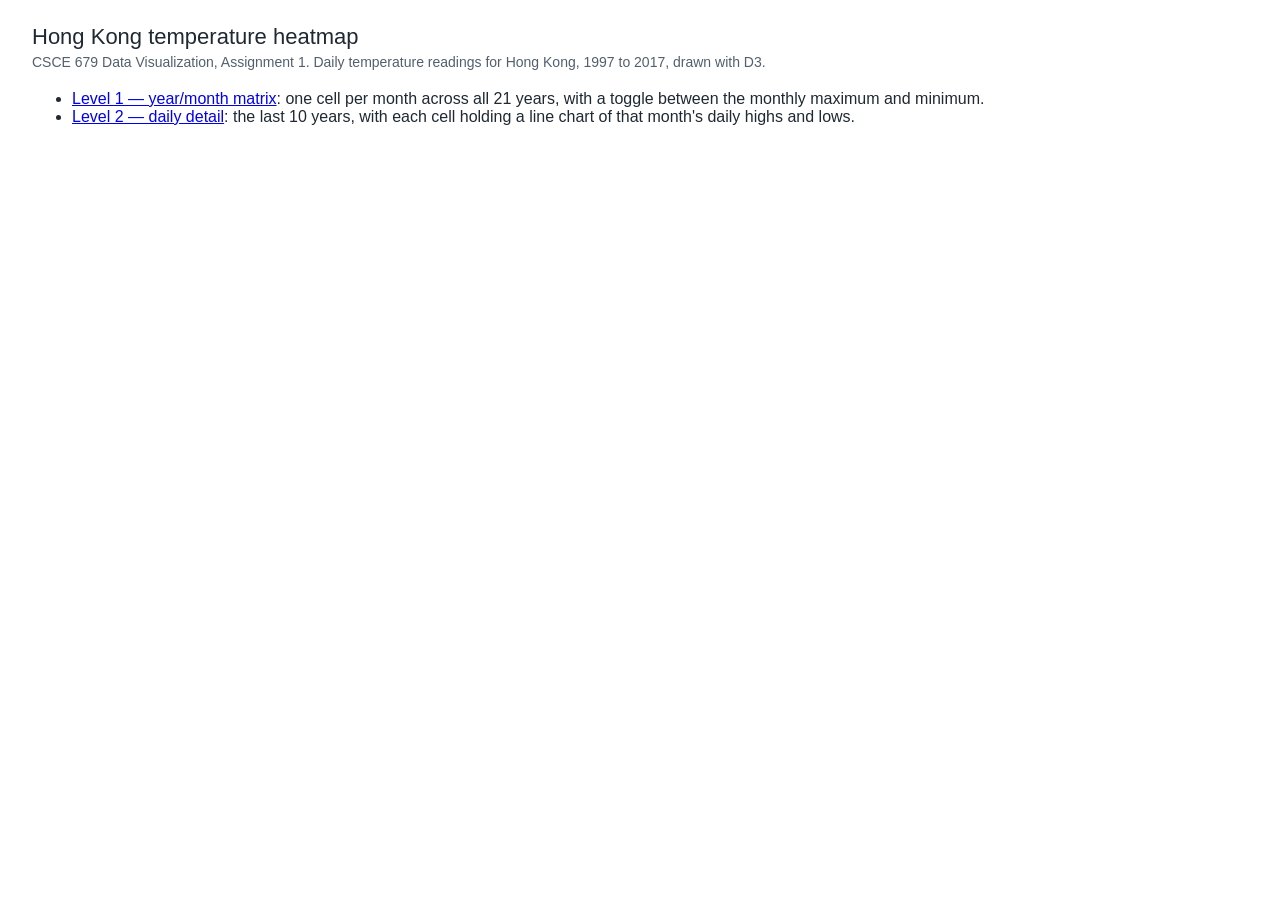
<file: index.html>
<!DOCTYPE html>
<html lang="en">
  <head>
    <meta charset="utf-8" />
    <meta name="viewport" content="width=device-width, initial-scale=1" />
    <title>CSCE 679 Assignment 1 — Hong Kong temperature heatmap</title>
    <link rel="stylesheet" href="css/styles.css" />
  </head>
  <body>
    <h1>Hong Kong temperature heatmap</h1>
    <p class="subtitle">
      CSCE 679 Data Visualization, Assignment 1. Daily temperature readings
      for Hong Kong, 1997 to 2017, drawn with D3.
    </p>

    <ul>
      <li>
        <a href="level1.html">Level 1 — year/month matrix</a>: one cell per
        month across all 21 years, with a toggle between the monthly maximum
        and minimum.
      </li>
      <li>
        <a href="level2.html">Level 2 — daily detail</a>: the last 10 years,
        with each cell holding a line chart of that month's daily highs and
        lows.
      </li>
    </ul>
  </body>
</html>
</file>
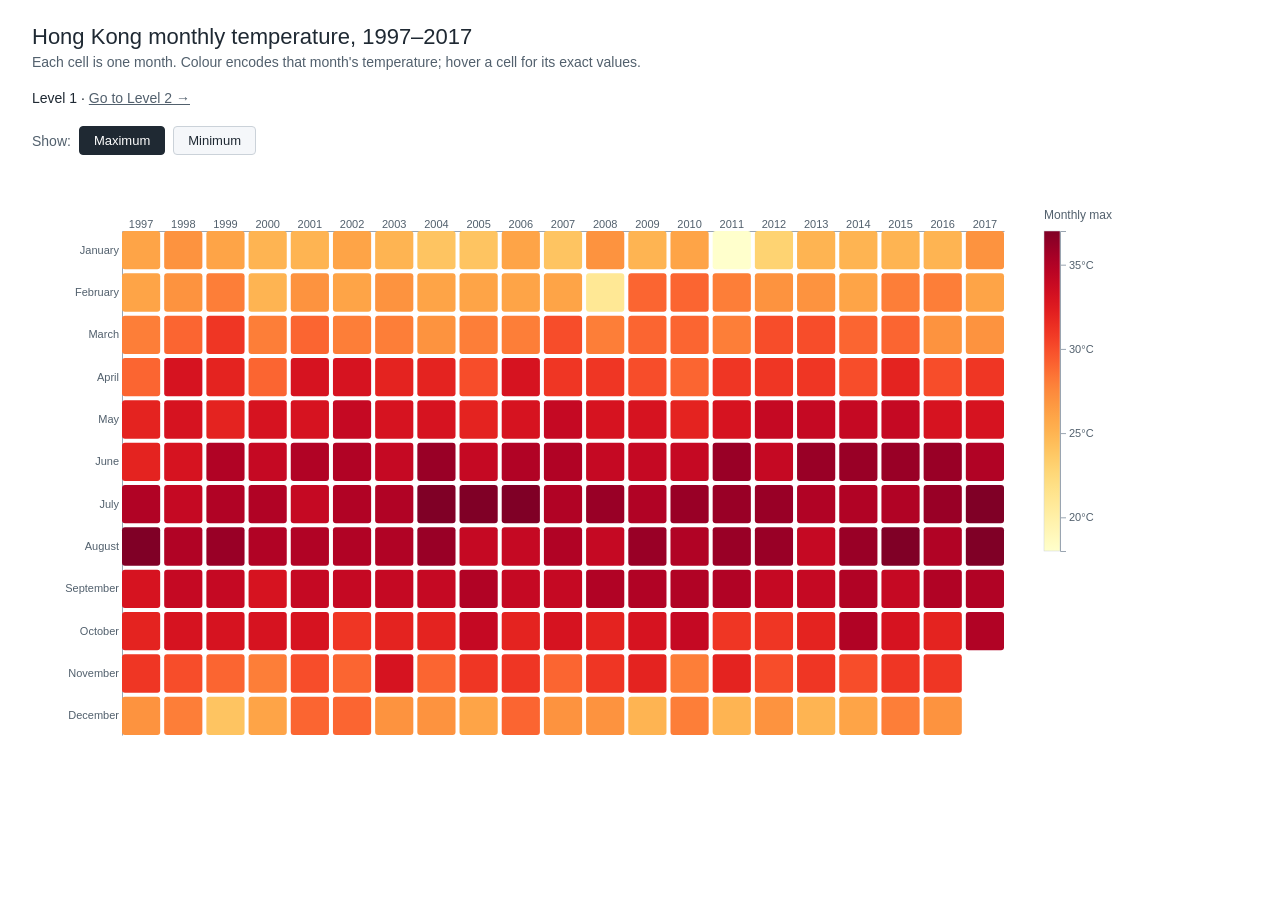
<file: level1.html>
<!DOCTYPE html>
<html lang="en">
  <head>
    <meta charset="utf-8" />
    <meta name="viewport" content="width=device-width, initial-scale=1" />
    <title>Level 1 — Hong Kong monthly temperature heatmap</title>
    <link rel="stylesheet" href="css/styles.css" />
  </head>
  <body>
    <h1>Hong Kong monthly temperature, 1997–2017</h1>
    <p class="subtitle">
      Each cell is one month. Colour encodes that month's temperature; hover a
      cell for its exact values.
    </p>
    <p class="page-nav">
      Level 1 &middot; <a href="level2.html">Go to Level 2 &rarr;</a>
    </p>

    <div class="controls">
      <span class="controls-label">Show:</span>
      <button
        class="measure-button is-active"
        type="button"
        data-measure="maxTemperature"
      >
        Maximum
      </button>
      <button
        class="measure-button"
        type="button"
        data-measure="minTemperature"
      >
        Minimum
      </button>
    </div>

    <div id="chart"></div>

    <!-- d3 v7.8.5 is vendored so the page works without a network connection. -->
    <script src="js/lib/d3.min.js"></script>
    <script src="js/config.js"></script>
    <script src="js/data.js"></script>
    <script src="js/tooltip.js"></script>
    <script src="js/legend.js"></script>
    <script src="js/matrix.js"></script>
    <script src="js/heatmap.js"></script>
  </body>
</html>
</file>
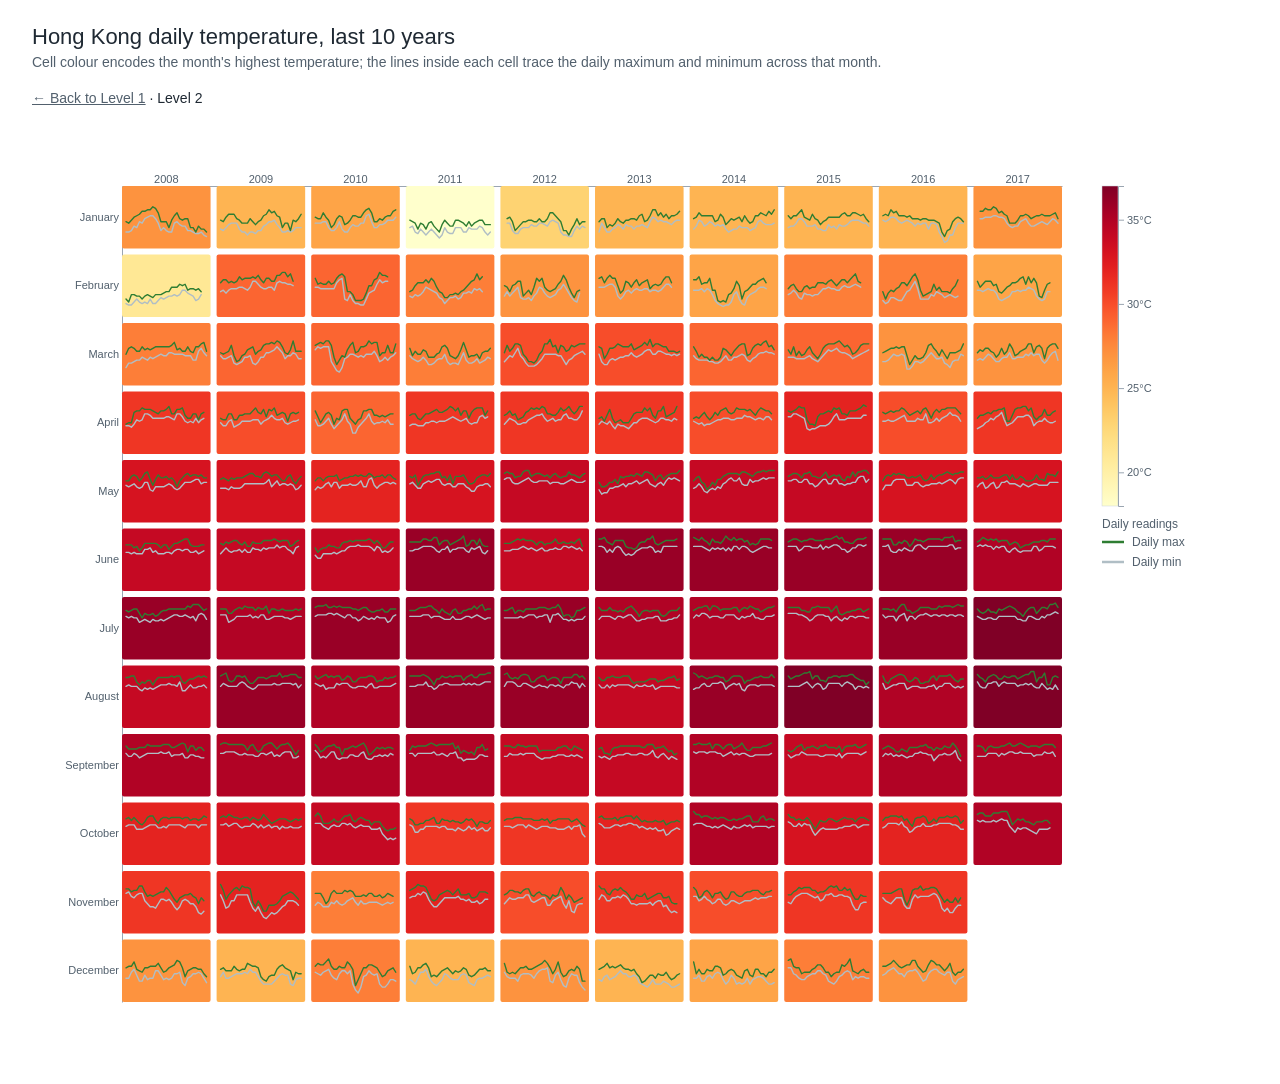
<file: level2.html>
<!DOCTYPE html>
<html lang="en">
  <head>
    <meta charset="utf-8" />
    <meta name="viewport" content="width=device-width, initial-scale=1" />
    <title>Level 2 — Hong Kong daily temperature heatmap</title>
    <link rel="stylesheet" href="css/styles.css" />
  </head>
  <body>
    <h1>Hong Kong daily temperature, last 10 years</h1>
    <p class="subtitle">
      Cell colour encodes the month's highest temperature; the lines inside
      each cell trace the daily maximum and minimum across that month.
    </p>
    <p class="page-nav">
      <a href="level1.html">&larr; Back to Level 1</a> &middot; Level 2
    </p>

    <div id="chart"></div>

    <!-- d3 v7.8.5 is vendored so the page works without a network connection. -->
    <script src="js/lib/d3.min.js"></script>
    <script src="js/config.js"></script>
    <script src="js/data.js"></script>
    <script src="js/tooltip.js"></script>
    <script src="js/legend.js"></script>
    <script src="js/matrix.js"></script>
    <script src="js/heatmap-daily.js"></script>
  </body>
</html>
</file>
<file: css/styles.css>
/**
 * styles.css
 *
 * Presentation for both levels. Colours that carry meaning (cell fills,
 * line series) are set from config.js in JavaScript; everything purely
 * cosmetic lives here.
 */

:root {
  --text-primary: #1f2933;
  --text-secondary: #52606d;
  --axis-line: #9aa5b1;
  --page-background: #ffffff;
  --control-border: #cbd2d9;
  --control-background: #f5f7fa;
  --control-active-background: #1f2933;
  --control-active-text: #ffffff;
  --tooltip-background: #ffffff;
  --tooltip-border: #cbd2d9;
}

body {
  margin: 0;
  padding: 24px 32px 48px;
  font-family: "Helvetica Neue", Helvetica, Arial, sans-serif;
  color: var(--text-primary);
  background: var(--page-background);
}

h1 {
  margin: 0 0 4px;
  font-size: 22px;
  font-weight: 500;
}

.subtitle {
  margin: 0 0 20px;
  font-size: 14px;
  color: var(--text-secondary);
}

.page-nav {
  margin: 0 0 20px;
  font-size: 14px;
}

.page-nav a {
  color: var(--text-secondary);
}

/* ---------- Measure toggle (Level 1) ---------- */

.controls {
  display: flex;
  align-items: center;
  gap: 8px;
  margin-bottom: 16px;
}

.controls-label {
  font-size: 14px;
  color: var(--text-secondary);
}

.measure-button {
  padding: 6px 14px;
  font: inherit;
  font-size: 13px;
  color: var(--text-primary);
  background: var(--control-background);
  border: 1px solid var(--control-border);
  border-radius: 4px;
  cursor: pointer;
}

.measure-button:hover {
  border-color: var(--axis-line);
}

/* The active measure is inverted so the current state is readable at a
   glance rather than needing a comparison between the two buttons. */
.measure-button.is-active {
  color: var(--control-active-text);
  background: var(--control-active-background);
  border-color: var(--control-active-background);
}

/* ---------- Matrix ---------- */

.matrix-cell {
  cursor: pointer;
  /* Transition only the stroke, so the fill change on toggling measures
     is instant and the hover highlight is not. */
  transition: stroke 100ms ease;
  stroke: transparent;
  stroke-width: 2;
}

.matrix-cell:hover {
  stroke: var(--text-primary);
}

/* The sparkline group sits above its cell and must not swallow the hover
   events that belong to the cell underneath. */
.sparkline-group {
  pointer-events: none;
}

.sparkline-path {
  fill: none;
  stroke-linejoin: round;
  stroke-linecap: round;
}

/* ---------- Axes ---------- */

.axis text {
  font-size: 11px;
  fill: var(--text-secondary);
}

.axis path,
.axis line {
  stroke: var(--axis-line);
}

/* ---------- Legend ---------- */

.legend-bar {
  stroke: var(--control-border);
  stroke-width: 0.5;
}

.legend-axis text {
  font-size: 11px;
  fill: var(--text-secondary);
}

.legend-axis path,
.legend-axis line {
  stroke: var(--axis-line);
}

.legend-title,
.series-legend-label {
  font-size: 12px;
  fill: var(--text-secondary);
}

/* ---------- Tooltip ---------- */

.tooltip {
  position: absolute;
  padding: 6px 10px;
  font-size: 12px;
  color: var(--text-primary);
  background: var(--tooltip-background);
  border: 1px solid var(--tooltip-border);
  border-radius: 4px;
  box-shadow: 0 2px 6px rgba(31, 41, 51, 0.12);
  pointer-events: none;
  white-space: nowrap;
}
</file>
